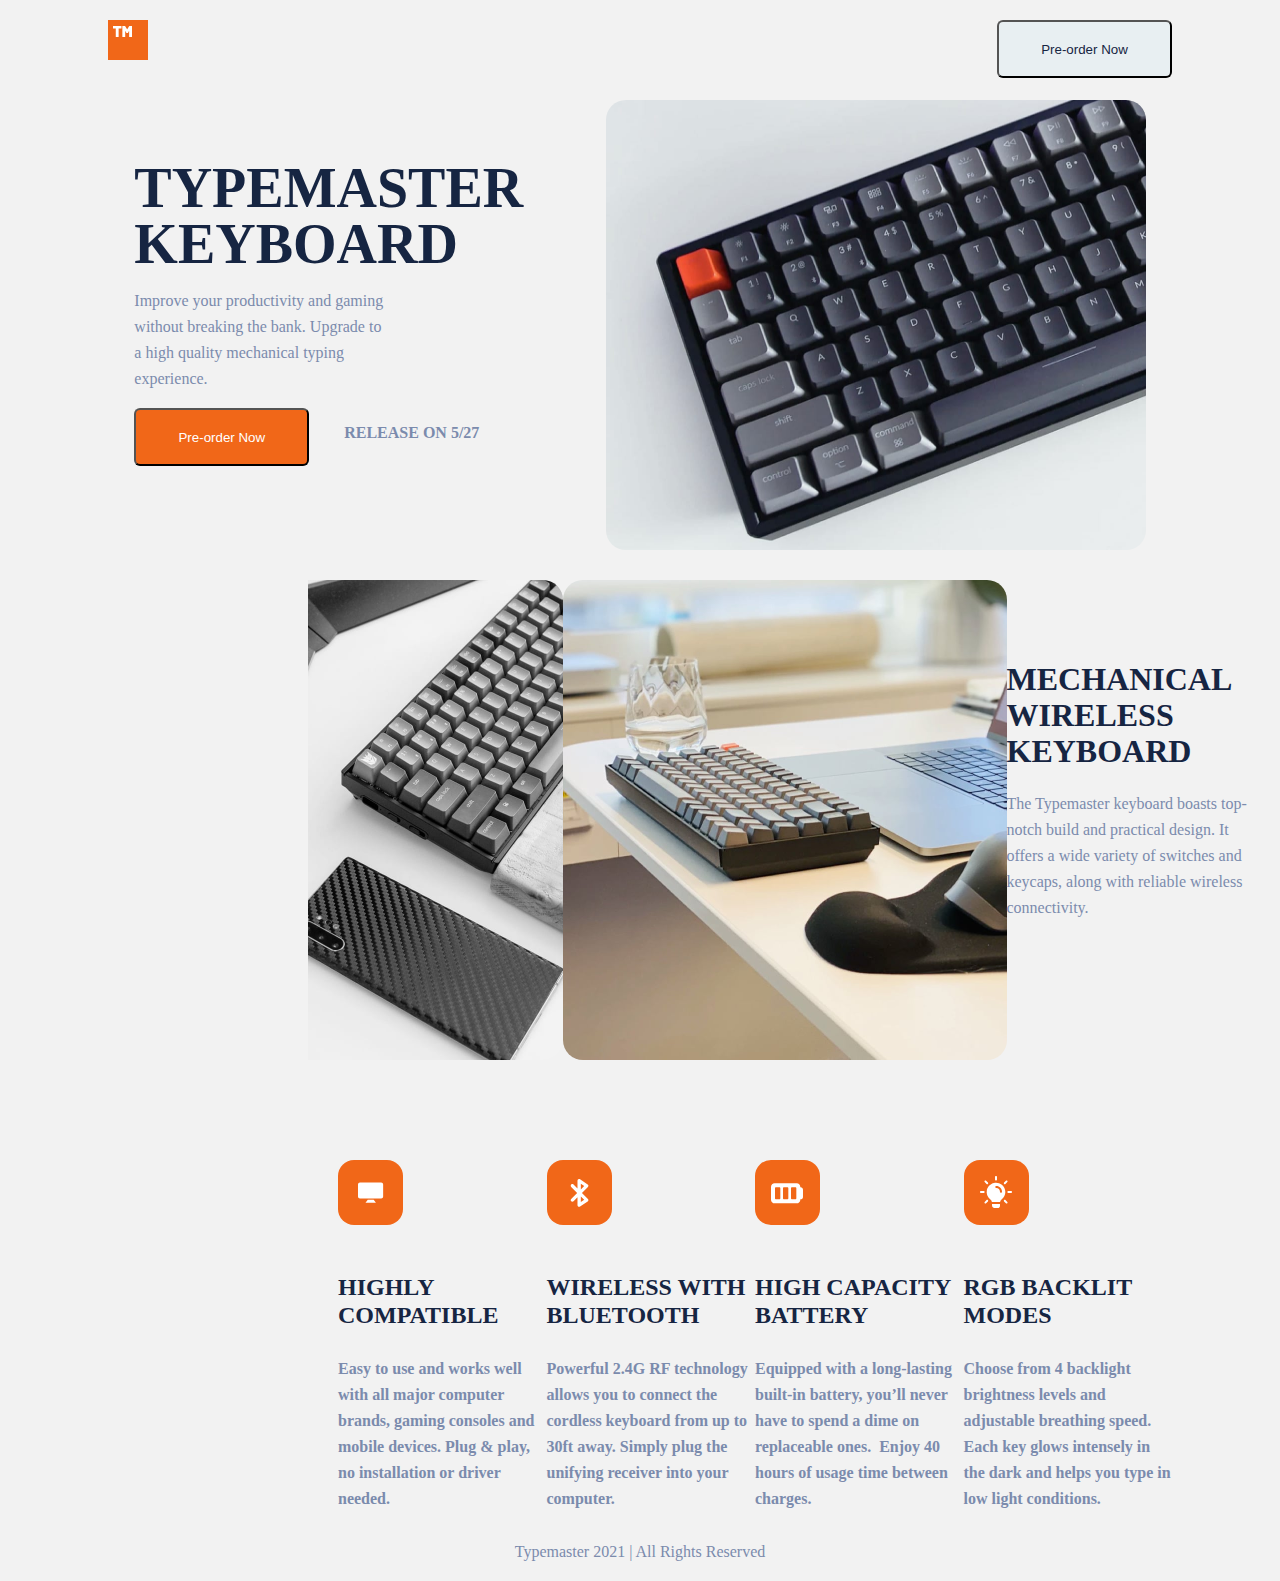
<file: starter-code/index.html>
<!DOCTYPE html>
<html lang="en">
<head>
  <meta charset="UTF-8">
  <meta name="viewport" content="width=device-width, initial-scale=1.0">

  <link rel="icon" type="image/png" sizes="32x32" href="./assets/favicon-32x32.png">
  <link rel="stylesheet" type="text/css" href="main.css">

  <title>Frontend Mentor | Typemaster pre-launch landing page</title>
</head>
<body>


<section class="container">
  <!-- nav -->
  <nav class="header">
    
    
      <svg width="40" height="40" xmlns="http://www.w3.org/2000/svg"><g fill="none" fill-rule="evenodd"><path fill="#F16718" d="M0 0h40v40H0z"/>
        <path d="M10.342 17c.182 0 .288-.11.288-.299v-8.03c0-.078.046-.125.122-.125h2.443c.182 0 .288-.11.288-.299V6.3c0-.189-.106-.299-.288-.299H5.288C5.106 6 5 6.11 5 6.299v1.948c0 .189.106.299.288.299h2.368c.076 0 .121.047.121.125v8.03c0 .189.106.299.288.299h2.277zm6.57 0c.183 0 .29-.11.29-.299v-5.547c0-.125.09-.141.151-.047l.94 1.619a.37.37 0 00.35.204h1.062a.37.37 0 00.35-.204l.94-1.619c.06-.094.152-.078.152.047v5.547c0 .189.106.299.288.299h2.277c.182 0 .288-.11.288-.299V6.3C24 6.11 23.894 6 23.712 6H21.45a.37.37 0 00-.349.204L19.265 9.3c-.045.094-.136.094-.182 0l-1.836-3.096a.37.37 0 00-.35-.204h-2.26c-.183 0-.289.11-.289.299V16.7c0 .189.106.299.289.299h2.276z" fill="#FFF" fill-rule="nonzero"/></g></svg>   
   
        <input type="button" class="pre-order" value="Pre-order Now">


  </nav>


  <section class="section-typemaster">

    <div class="group1">
      <h1 class="typemaster-text">Typemaster keyboard</h1>
      <p class="improve">Improve your productivity and gaming without breaking the bank. Upgrade to a high quality 
        mechanical typing experience.</p>
        <input type="button" class="pre-order2" value="Pre-order Now">
        <p class="release">Release on 5/27</p>

    </div>

    <div class="group2">
      <img src="assets/desktop/image-keyboard.jpg">
    </div>
  </section>  



  <section class="section-2">
      <img class="group3" src="assets/desktop/image-phone-and-keyboard.jpg">


      <img class= "group4"src="assets/desktop/image-glass-and-keyboard.jpg">


    <div class="group5">
      <h1 class="group5-text">Mechanical wireless keyboard</h1>
      <p class="improve">The Typemaster keyboard boasts top-notch build and practical design. It offers a wide variety 
      of switches and keycaps, along with reliable wireless connectivity.</p>
      
    </div>


  </section>

  

  <section class="properties">

    <div class="properties-group">
      <svg width="65" height="65" viewBox="0 0 65 65" fill="none" xmlns="http://www.w3.org/2000/svg">
        <rect width="65" height="65" rx="16" fill="#F16718"/>
        <path fill-rule="evenodd" clip-rule="evenodd" d="M21.9592 22.449H43.1837C44.2657 22.449 45.1429 23.3261 45.1429 24.4082V36.4898C45.1429 37.5718 44.2657 38.449 43.1837 38.449H21.9592C20.8772 38.449 20 37.5718 20 36.4898V24.4082C20 23.3261 20.8772 22.449 21.9592 22.449ZM27.5102 42.6939L29.7633 39.7551H35.6734L37.9265 42.6939H27.5102Z" fill="white"/>
        </svg>
     <p class="title">Highly compatible</p>
    <h5>Easy to use and works well with all major computer brands, gaming consoles and mobile devices. 
  Plug & play, no installation or driver needed.</h5>
    </div>

    <div class="properties-group">
      <svg width="65" height="65" viewBox="0 0 65 65" fill="none" xmlns="http://www.w3.org/2000/svg">
        <rect width="65" height="65" rx="16" fill="#F16718"/>
        <path fill-rule="evenodd" clip-rule="evenodd" d="M34.9473 32.9306L40.9216 26.9313C41.2698 26.5825 41.4426 26.095 41.3952 25.6044C41.3465 25.1131 41.0799 24.6694 40.672 24.3943L33.0749 19.2818C32.5679 18.9397 31.9086 18.9069 31.3699 19.1936C30.8306 19.4809 30.4831 20.0421 30.4831 20.652V28.5937L26.5333 24.6006C25.8905 23.953 24.8545 23.9487 24.2068 24.5903C23.5592 25.2331 23.5543 26.2794 24.1971 26.9271L30.1501 32.9294L24.1971 38.9311C23.5543 39.5782 23.5592 40.6245 24.2068 41.2685C24.8545 41.9107 25.8911 41.9071 26.5333 41.2582L30.4831 37.2651V45.2062C30.4831 45.8167 30.8306 46.3779 31.3699 46.6646C31.9086 46.9519 32.5679 46.9184 33.0749 46.5757L40.6714 41.4651C41.0805 41.1894 41.3465 40.7451 41.3946 40.2551C41.442 39.7638 41.2692 39.2775 40.921 38.9275L34.9473 32.9306ZM33.8358 23.757L37.1939 26.0171L33.8358 29.3886V23.757ZM33.8358 36.4732V42.1049L37.1939 39.8448L33.8358 36.4732Z" fill="white"/>
        </svg> 
        <p class="title">Wireless with bluetooth</p>    
      
     <h5> Powerful 2.4G RF technology allows you to connect the cordless keyboard from up to 30ft away. 
      Simply plug the unifying receiver into your computer.</h5>
    </div>

    <div class="properties-group">
      <svg width="65" height="65" viewBox="0 0 65 65" fill="none" xmlns="http://www.w3.org/2000/svg">
        <rect width="65" height="65" rx="16" fill="#F16718"/>
        <path fill-rule="evenodd" clip-rule="evenodd" d="M45.3333 27.3333H45.6547C46.9413 27.3333 47.988 28.38 47.988 29.6667V37C47.988 38.2867 46.9413 39.3333 45.6547 39.3333H45.3333V39.6667C45.3333 41.6893 43.688 43.3333 41.6667 43.3333H19.6667C17.6453 43.3333 16 41.6893 16 39.6667V27C16 24.9773 17.6453 23.3333 19.6667 23.3333H41.6667C43.688 23.3333 45.3333 24.9773 45.3333 27V27.3333ZM24.3333 39.3333C24.8853 39.3333 25.3333 38.8853 25.3333 38.3333V28.3333C25.3333 27.7813 24.8853 27.3333 24.3333 27.3333H21C20.448 27.3333 20 27.7813 20 28.3333V38.3333C20 38.8853 20.448 39.3333 21 39.3333H24.3333ZM33.3333 38.3333C33.3333 38.8853 32.8853 39.3333 32.3333 39.3333H29C28.448 39.3333 28 38.8853 28 38.3333V28.3333C28 27.7813 28.448 27.3333 29 27.3333H32.3333C32.8853 27.3333 33.3333 27.7813 33.3333 28.3333V38.3333ZM40.3333 39.3333C40.8853 39.3333 41.3333 38.8853 41.3333 38.3333V28.3333C41.3333 27.7813 40.8853 27.3333 40.3333 27.3333H37C36.448 27.3333 36 27.7813 36 28.3333V38.3333C36 38.8853 36.448 39.3333 37 39.3333H40.3333Z" fill="white"/>
        </svg>   
        <p class="title">High capacity battery</p>
      <h5>Equipped with a long-lasting built-in battery, you’ll never have to spend a dime on replaceable ones. 
      Enjoy 40 hours of usage time between charges.</h5>
    </div>

    <div class="properties-group">
      <svg width="65" height="65" viewBox="0 0 65 65" fill="none" xmlns="http://www.w3.org/2000/svg">
        <rect width="65" height="65" rx="16" fill="#F16718"/>
        <path fill-rule="evenodd" clip-rule="evenodd" d="M32 20.6093C31.448 20.6093 31 20.1613 31 19.6093V17C31 16.448 31.448 16 32 16C32.552 16 33 16.448 33 17V19.6093C33 20.1613 32.552 20.6093 32 20.6093ZM40.7613 24.2387C40.5053 24.2387 40.2493 24.1413 40.0547 23.9453C39.664 23.5547 39.664 22.9213 40.0547 22.5307L41.9 20.6853C42.2907 20.2947 42.924 20.2947 43.3147 20.6853C43.7053 21.076 43.7053 21.7093 43.3147 22.1L41.4693 23.9453C41.2733 24.14 41.0173 24.2387 40.7613 24.2387ZM44.3907 33H47C47.552 33 48 32.552 48 32C48 31.448 47.552 31 47 31H44.3907C43.8387 31 43.3907 31.448 43.3907 32C43.3907 32.552 43.8387 33 44.3907 33ZM42.6067 43.6067C42.3507 43.6067 42.0947 43.5093 41.9 43.3133L40.0547 41.468C39.664 41.0773 39.664 40.444 40.0547 40.0533C40.4453 39.6627 41.0787 39.6627 41.4693 40.0533L43.3147 41.8987C43.7053 42.2893 43.7053 42.9227 43.3147 43.3133C43.1187 43.5093 42.8627 43.6067 42.6067 43.6067ZM20.6867 43.3133C20.8813 43.5093 21.1373 43.6067 21.3933 43.6067C21.6493 43.6067 21.9053 43.5093 22.1013 43.3133L23.9467 41.468C24.3373 41.0773 24.3373 40.444 23.9467 40.0533C23.556 39.6627 22.9227 39.6627 22.532 40.0533L20.6867 41.8987C20.296 42.2893 20.296 42.9227 20.6867 43.3133ZM19.6093 33H17C16.448 33 16 32.552 16 32C16 31.448 16.448 31 17 31H19.6093C20.1613 31 20.6093 31.448 20.6093 32C20.6093 32.552 20.1613 33 19.6093 33ZM22.532 23.9453C22.7267 24.1413 22.9827 24.2387 23.2387 24.2387C23.4947 24.2387 23.7493 24.14 23.9467 23.9453C24.3373 23.5547 24.3373 22.9213 23.9467 22.5307L22.1013 20.6853C21.7107 20.2947 21.0773 20.2947 20.6867 20.6853C20.296 21.076 20.296 21.7093 20.6867 22.1L22.532 23.9453ZM36 44V45.6667C36 46.9467 34.9467 48 33.6667 48H30.3333C29.2133 48 28 47.1467 28 45.28V44H36ZM37.88 24.7467C35.6933 22.9733 32.8133 22.28 30 22.88C26.4667 23.6133 23.6 26.4933 22.8667 30.0267C22.12 33.6533 23.48 37.2533 26.3867 39.4533C27.1733 40.04 27.72 40.9467 27.9067 42V42.0133C27.9333 42 27.9733 42 28 42H36C36.0267 42 36.04 42 36.0667 42.0133V42C36.2533 40.9867 36.8533 40.0533 37.7733 39.3333C40.0267 37.5467 41.3333 34.88 41.3333 32C41.3333 29.1733 40.08 26.5333 37.88 24.7467ZM37 32.6667C36.4533 32.6667 36 32.2133 36 31.6667C36 29.64 34.36 28 32.3333 28C31.7867 28 31.3333 27.5467 31.3333 27C31.3333 26.4533 31.7867 26 32.3333 26C35.4533 26 38 28.5467 38 31.6667C38 32.2133 37.5467 32.6667 37 32.6667Z" fill="white"/>
        </svg>     
        <p class="title"> RGB backlit modes</p>
    <h5>Choose from 4 backlight brightness levels and adjustable breathing speed. Each key glows intensely in the dark and helps
    you type in low light conditions.</h5>
    </div>

  </section>
 

  

 

 

  
      <footer>Typemaster 2021 | All Rights Reserved</footer>

</section>


</body>
</html>
</file>
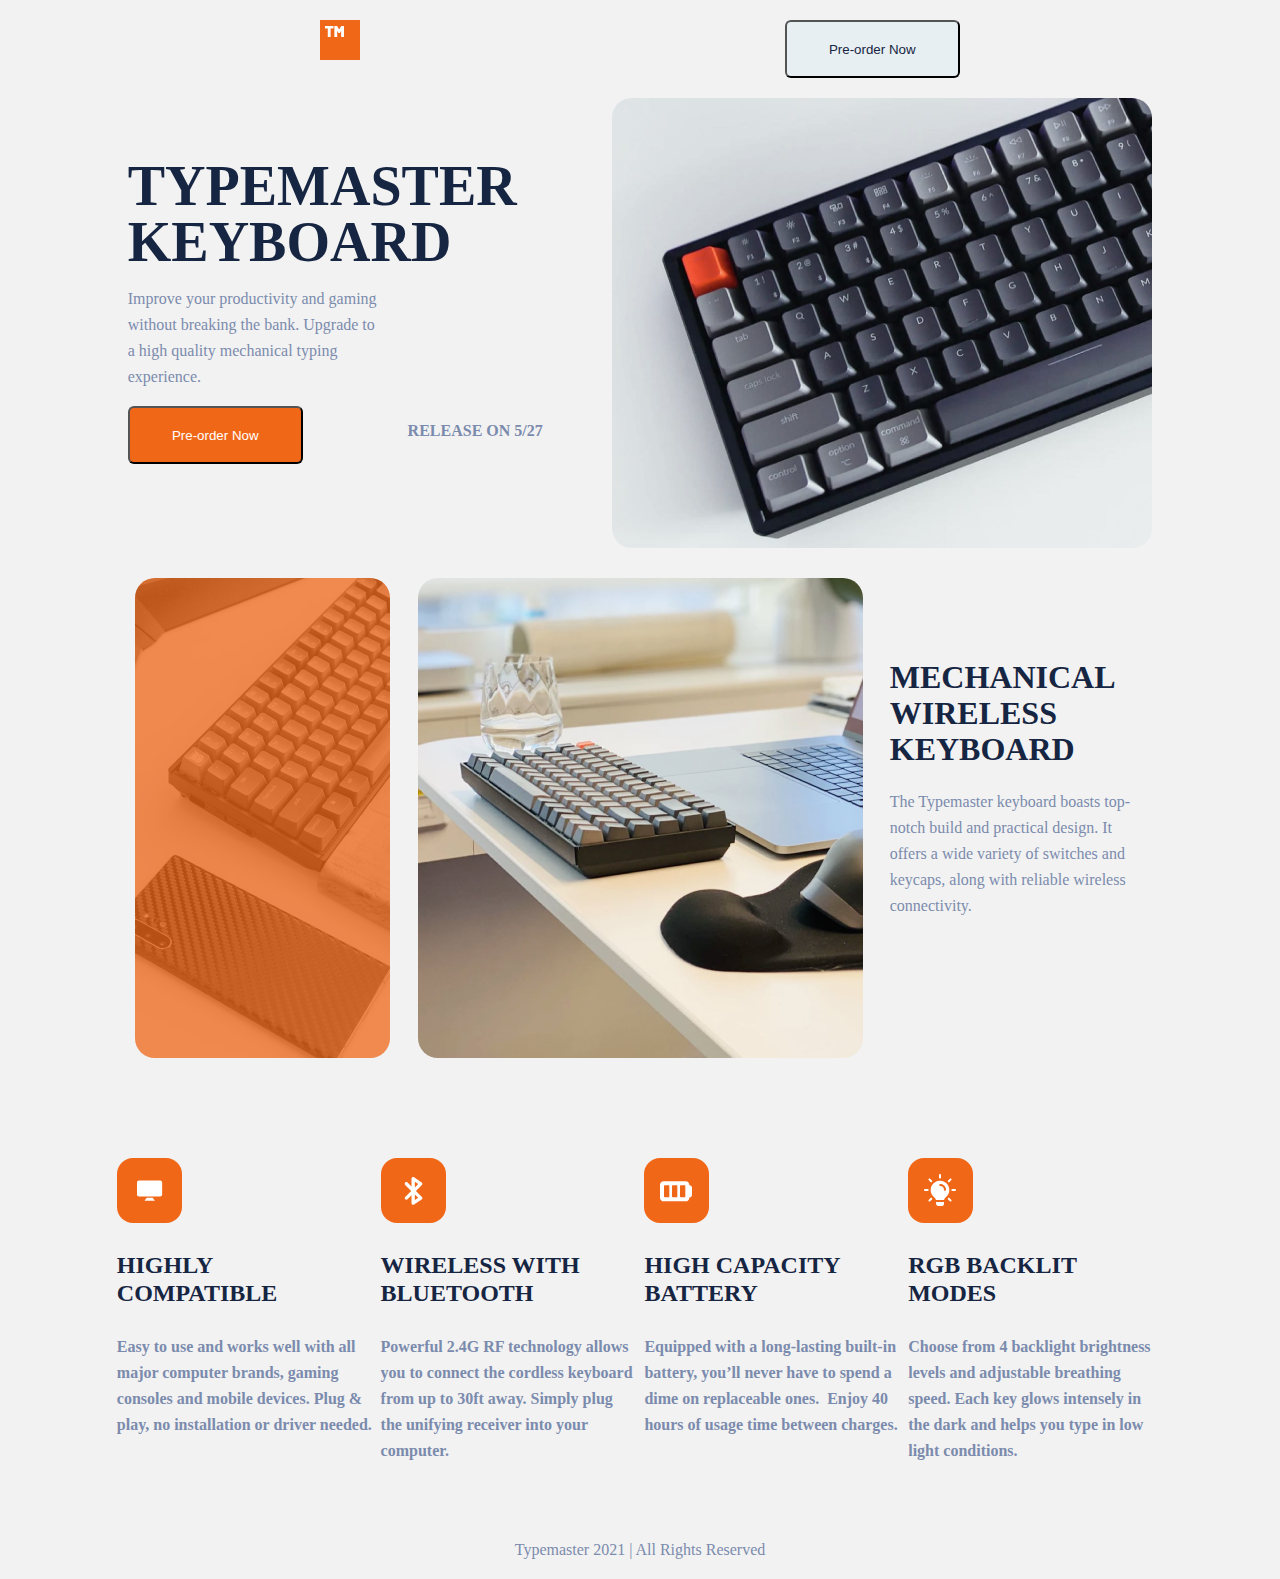
<file: typemaster landing page/index.html>
<!DOCTYPE html>
<html lang="en">
<head>
  <meta charset="UTF-8">
  <meta name="viewport" content="width=device-width, initial-scale=1.0">

  <link rel="icon" type="image/png" sizes="32x32" href="./assets/favicon-32x32.png">
  <link rel="stylesheet" type="text/css" href="main.css">

  <title>Frontend Mentor | Typemaster pre-launch landing page</title>
</head>


<body>


<section class="container">


  <div class="header">

      <svg width="40" height="40" xmlns="http://www.w3.org/2000/svg"><g fill="none" fill-rule="evenodd"><path fill="#F16718" d="M0 0h40v40H0z"/>
        <path d="M10.342 17c.182 0 .288-.11.288-.299v-8.03c0-.078.046-.125.122-.125h2.443c.182 0 .288-.11.288-.299V6.3c0-.189-.106-.299-.288-.299H5.288C5.106 6 5 6.11 5 6.299v1.948c0 .189.106.299.288.299h2.368c.076 0 .121.047.121.125v8.03c0 .189.106.299.288.299h2.277zm6.57 0c.183 0 .29-.11.29-.299v-5.547c0-.125.09-.141.151-.047l.94 1.619a.37.37 0 00.35.204h1.062a.37.37 0 00.35-.204l.94-1.619c.06-.094.152-.078.152.047v5.547c0 .189.106.299.288.299h2.277c.182 0 .288-.11.288-.299V6.3C24 6.11 23.894 6 23.712 6H21.45a.37.37 0 00-.349.204L19.265 9.3c-.045.094-.136.094-.182 0l-1.836-3.096a.37.37 0 00-.35-.204h-2.26c-.183 0-.289.11-.289.299V16.7c0 .189.106.299.289.299h2.276z" fill="#FFF" fill-rule="nonzero"/></g></svg>   

        <input type="button" class="pre-order" value="Pre-order Now">

  </div>


  <section class="section_1">

    <div class="group1">
      <h1 class="typemaster-text">Typemaster keyboard</h1>
      <p class="improve">Improve your productivity and gaming without breaking the bank. Upgrade to a high quality 
        mechanical typing experience.</p>
        <p class="release">Release on 5/27</p>
        <input type="button" class="pre-order2" value="Pre-order Now">


    </div>

    <div class="group2">
      <img src="assets/desktop/image-keyboard.jpg">
    </div>
  </section>  



  <section class="section-2">

     <div class="overlay"> <img class="group3" src="assets/desktop/image-phone-and-keyboard.jpg"></div>
      <img class= "group4"src="assets/desktop/image-glass-and-keyboard.jpg">

      <div class="group5">
        <h1 class="group5-text">Mechanical wireless keyboard</h1>
        <p class="improve">The Typemaster keyboard boasts top-notch build and practical design. It offers a wide variety 
        of switches and keycaps, along with reliable wireless connectivity.</p>
      </div>
      
  </section>


  <section class="properties">

    <div class="properties-group">
      <svg width="65" height="65" viewBox="0 0 65 65" fill="none" xmlns="http://www.w3.org/2000/svg">
        <rect width="65" height="65" rx="16" fill="#F16718"/>
        <path fill-rule="evenodd" clip-rule="evenodd" d="M21.9592 22.449H43.1837C44.2657 22.449 45.1429 23.3261 45.1429 24.4082V36.4898C45.1429 37.5718 44.2657 38.449 43.1837 38.449H21.9592C20.8772 38.449 20 37.5718 20 36.4898V24.4082C20 23.3261 20.8772 22.449 21.9592 22.449ZM27.5102 42.6939L29.7633 39.7551H35.6734L37.9265 42.6939H27.5102Z" fill="white"/>
        </svg>
     <p class="title">Highly compatible</p>
    <h5>Easy to use and works well with all major computer brands, gaming consoles and mobile devices. 
  Plug & play, no installation or driver needed.</h5>
    </div>

    <div class="properties-group">
      <svg width="65" height="65" viewBox="0 0 65 65" fill="none" xmlns="http://www.w3.org/2000/svg">
        <rect width="65" height="65" rx="16" fill="#F16718"/>
        <path fill-rule="evenodd" clip-rule="evenodd" d="M34.9473 32.9306L40.9216 26.9313C41.2698 26.5825 41.4426 26.095 41.3952 25.6044C41.3465 25.1131 41.0799 24.6694 40.672 24.3943L33.0749 19.2818C32.5679 18.9397 31.9086 18.9069 31.3699 19.1936C30.8306 19.4809 30.4831 20.0421 30.4831 20.652V28.5937L26.5333 24.6006C25.8905 23.953 24.8545 23.9487 24.2068 24.5903C23.5592 25.2331 23.5543 26.2794 24.1971 26.9271L30.1501 32.9294L24.1971 38.9311C23.5543 39.5782 23.5592 40.6245 24.2068 41.2685C24.8545 41.9107 25.8911 41.9071 26.5333 41.2582L30.4831 37.2651V45.2062C30.4831 45.8167 30.8306 46.3779 31.3699 46.6646C31.9086 46.9519 32.5679 46.9184 33.0749 46.5757L40.6714 41.4651C41.0805 41.1894 41.3465 40.7451 41.3946 40.2551C41.442 39.7638 41.2692 39.2775 40.921 38.9275L34.9473 32.9306ZM33.8358 23.757L37.1939 26.0171L33.8358 29.3886V23.757ZM33.8358 36.4732V42.1049L37.1939 39.8448L33.8358 36.4732Z" fill="white"/>
        </svg> 
        <p class="title">Wireless with bluetooth</p>    
      
     <h5> Powerful 2.4G RF technology allows you to connect the cordless keyboard from up to 30ft away. 
      Simply plug the unifying receiver into your computer.</h5>
    </div>

    <div class="properties-group">
      <svg width="65" height="65" viewBox="0 0 65 65" fill="none" xmlns="http://www.w3.org/2000/svg">
        <rect width="65" height="65" rx="16" fill="#F16718"/>
        <path fill-rule="evenodd" clip-rule="evenodd" d="M45.3333 27.3333H45.6547C46.9413 27.3333 47.988 28.38 47.988 29.6667V37C47.988 38.2867 46.9413 39.3333 45.6547 39.3333H45.3333V39.6667C45.3333 41.6893 43.688 43.3333 41.6667 43.3333H19.6667C17.6453 43.3333 16 41.6893 16 39.6667V27C16 24.9773 17.6453 23.3333 19.6667 23.3333H41.6667C43.688 23.3333 45.3333 24.9773 45.3333 27V27.3333ZM24.3333 39.3333C24.8853 39.3333 25.3333 38.8853 25.3333 38.3333V28.3333C25.3333 27.7813 24.8853 27.3333 24.3333 27.3333H21C20.448 27.3333 20 27.7813 20 28.3333V38.3333C20 38.8853 20.448 39.3333 21 39.3333H24.3333ZM33.3333 38.3333C33.3333 38.8853 32.8853 39.3333 32.3333 39.3333H29C28.448 39.3333 28 38.8853 28 38.3333V28.3333C28 27.7813 28.448 27.3333 29 27.3333H32.3333C32.8853 27.3333 33.3333 27.7813 33.3333 28.3333V38.3333ZM40.3333 39.3333C40.8853 39.3333 41.3333 38.8853 41.3333 38.3333V28.3333C41.3333 27.7813 40.8853 27.3333 40.3333 27.3333H37C36.448 27.3333 36 27.7813 36 28.3333V38.3333C36 38.8853 36.448 39.3333 37 39.3333H40.3333Z" fill="white"/>
        </svg>   
        <p class="title">High capacity battery</p>
      <h5>Equipped with a long-lasting built-in battery, you’ll never have to spend a dime on replaceable ones. 
      Enjoy 40 hours of usage time between charges.</h5>
    </div>

    <div class="properties-group">
      <svg width="65" height="65" viewBox="0 0 65 65" fill="none" xmlns="http://www.w3.org/2000/svg">
        <rect width="65" height="65" rx="16" fill="#F16718"/>
        <path fill-rule="evenodd" clip-rule="evenodd" d="M32 20.6093C31.448 20.6093 31 20.1613 31 19.6093V17C31 16.448 31.448 16 32 16C32.552 16 33 16.448 33 17V19.6093C33 20.1613 32.552 20.6093 32 20.6093ZM40.7613 24.2387C40.5053 24.2387 40.2493 24.1413 40.0547 23.9453C39.664 23.5547 39.664 22.9213 40.0547 22.5307L41.9 20.6853C42.2907 20.2947 42.924 20.2947 43.3147 20.6853C43.7053 21.076 43.7053 21.7093 43.3147 22.1L41.4693 23.9453C41.2733 24.14 41.0173 24.2387 40.7613 24.2387ZM44.3907 33H47C47.552 33 48 32.552 48 32C48 31.448 47.552 31 47 31H44.3907C43.8387 31 43.3907 31.448 43.3907 32C43.3907 32.552 43.8387 33 44.3907 33ZM42.6067 43.6067C42.3507 43.6067 42.0947 43.5093 41.9 43.3133L40.0547 41.468C39.664 41.0773 39.664 40.444 40.0547 40.0533C40.4453 39.6627 41.0787 39.6627 41.4693 40.0533L43.3147 41.8987C43.7053 42.2893 43.7053 42.9227 43.3147 43.3133C43.1187 43.5093 42.8627 43.6067 42.6067 43.6067ZM20.6867 43.3133C20.8813 43.5093 21.1373 43.6067 21.3933 43.6067C21.6493 43.6067 21.9053 43.5093 22.1013 43.3133L23.9467 41.468C24.3373 41.0773 24.3373 40.444 23.9467 40.0533C23.556 39.6627 22.9227 39.6627 22.532 40.0533L20.6867 41.8987C20.296 42.2893 20.296 42.9227 20.6867 43.3133ZM19.6093 33H17C16.448 33 16 32.552 16 32C16 31.448 16.448 31 17 31H19.6093C20.1613 31 20.6093 31.448 20.6093 32C20.6093 32.552 20.1613 33 19.6093 33ZM22.532 23.9453C22.7267 24.1413 22.9827 24.2387 23.2387 24.2387C23.4947 24.2387 23.7493 24.14 23.9467 23.9453C24.3373 23.5547 24.3373 22.9213 23.9467 22.5307L22.1013 20.6853C21.7107 20.2947 21.0773 20.2947 20.6867 20.6853C20.296 21.076 20.296 21.7093 20.6867 22.1L22.532 23.9453ZM36 44V45.6667C36 46.9467 34.9467 48 33.6667 48H30.3333C29.2133 48 28 47.1467 28 45.28V44H36ZM37.88 24.7467C35.6933 22.9733 32.8133 22.28 30 22.88C26.4667 23.6133 23.6 26.4933 22.8667 30.0267C22.12 33.6533 23.48 37.2533 26.3867 39.4533C27.1733 40.04 27.72 40.9467 27.9067 42V42.0133C27.9333 42 27.9733 42 28 42H36C36.0267 42 36.04 42 36.0667 42.0133V42C36.2533 40.9867 36.8533 40.0533 37.7733 39.3333C40.0267 37.5467 41.3333 34.88 41.3333 32C41.3333 29.1733 40.08 26.5333 37.88 24.7467ZM37 32.6667C36.4533 32.6667 36 32.2133 36 31.6667C36 29.64 34.36 28 32.3333 28C31.7867 28 31.3333 27.5467 31.3333 27C31.3333 26.4533 31.7867 26 32.3333 26C35.4533 26 38 28.5467 38 31.6667C38 32.2133 37.5467 32.6667 37 32.6667Z" fill="white"/>
        </svg>     
        <p class="title"> RGB backlit modes</p>
    <h5>Choose from 4 backlight brightness levels and adjustable breathing speed. Each key glows intensely in the dark and helps
    you type in low light conditions.</h5>
    </div>

  </section>
 

  <footer>Typemaster 2021 | All Rights Reserved</footer>


</section>


</body>
</html>
</file>
<file: starter-code/main.css>
body{
 background-color: #F2F2F2;

}

.container{
    margin:20px 100px 20px;

}
.header{
display: flex;
justify-content: space-between;
}


.pre-order{
width: 175px;
height: 58px;
background-color: #E8EFF2;
color: #162542;
cursor: pointer;
border-radius: 6px;

}

.pre-order:hover{
    background-color: #162542;
    color: #FFFFFF;
}


.section-typemaster{
    display: flex;
    justify-content: space-evenly;
    margin-top: 20px;
}

.typemaster-text{
    font-size: 56px;
    line-height: 56px;
    color:#162542;
    margin:0 ;
    text-transform: uppercase;
    text-emphasis: bold;
}

.improve{
  color:#7B8BAD;
  font-size: 18px;
  line-height: 26px;
  width: 400px;
}

.group1{
  height: 312px;
  width: 445px;  
  margin-top: 60px;

}


.group2,img{
  height: 450px;
  width: 540px;  
  float: right;
  border-radius: 20px;
 
}

.pre-order2{
width: 175px;
height: 58px;
background-color: #F16718;
color: #FFFFFF;
cursor: pointer;
border-radius: 6px  ;
}


.pre-order2:hover{
 background-color:  #FF9B62;
 color:#FFFFFF;
}

.release{
  float: right;
  margin-right: 100px;
  font-size: 16px;
  font-weight: bold;
  text-transform: uppercase;
  color: #7B8BAD;
}



.section-2{
  display: flex;
  margin-top: 30px;
  justify-content: space-around ;
  padding-right: 300px;
  gap: 1fr;
}

.group3{
  width: 255px;
  height: 480px;
  padding-left: 200px;
}

.group4{
  width: 445px;
  height: 480px;
}

.group5{
  width: 255px;
  margin: 0; 
  padding-right: 40px;
  margin-top: 60px;
}


.group5-text{
  font-size: 32px;
  font-weight:200 bolder;
  text-align: initial;
  color: #162542;
  width: 255px;
  text-transform: uppercase;
  line-height: 36px;
  justify-content: space-between;


}

.improve{
  color:#7B8BAD;
  font-size: 16px;
    font-weight:200 bolder;
    width: 256px;
}


.properties{
display: flex;
margin-top: 100px;
padding-left: 230px;
justify-content: space-between;

}

.properties-group{
  width: 255px;
  height: 323px;
}

svg{
  padding-bottom: 20px;
}

.title{
  color: #162542;
  font-size: 24px;
  text-transform:uppercase ;
  font-weight: bold;
  line-height: 28px
  
}

h5{
  color:#7B8BAD;
  font-size: 16px;
  line-height: 26px;
  text-align:start;
}

footer{
  text-align: center;
  color:#7B8BAD ;
  margin-top: 60px;
}
</file>
<file: typemaster landing page/main.css>
body{
 background-color: #F2F2F2;

}

.container{
    margin:20px 100px 20px;
   
}

.header{
  display: flex;
  justify-content: space-around;

}


.pre-order{
width: 175px;
height: 58px;
background-color: #E8EFF2;
color: #162542;
cursor: pointer;
border-radius: 6px;

}

.pre-order:hover{
    background-color: #162542;
    color: #FFFFFF;
}


.section_1{
    display: flex;
    flex-wrap: wrap;
  justify-content: center;
    justify-content: space-around;
    margin-top: 20px;
}

.typemaster-text{
    font-size: 56px;
    line-height: 56px;
    color:#162542;
    margin:0 ;
    text-transform: uppercase;
    text-emphasis: bold;
}

.improve{
  color:#7B8BAD;
  font-size: 18px;
  line-height: 26px;
  width: 400px;
}

.group1{
  width: 445px;
  height: 312px;  
  margin-top: 60px;
}

  .release{
    font-size: 16px;
    font-weight: bold;
    text-transform: uppercase;
    color: #7B8BAD;
    float: right;
    padding-right: 30px;
  }


 img{
  height: 450px;
  width: 540px;  
  float: right;
  border-radius: 20px;
 
}

.pre-order2{
  width: 175px;
  height: 58px;
  background-color: #F16718;
  color: #FFFFFF;
  cursor: pointer;
  border-radius: 6px ;
  }


.pre-order2:hover{
 background-color:  #FF9B62;
 color:#FFFFFF;
}


.section-2{
  display: flex;
 flex-wrap: wrap;
  margin-top: 30px;
  justify-content: center;
  justify-content: space-evenly;
}


.group3{
  width: 255px;
  height: 480px;
  opacity: 0.25;
}


.overlay{
  display: flex;
  background-color: #F16718;
  border-radius: 20px;
}


.group4{
  width: 445px;
  height: 480px;
}

.group5{
  width: 255px;
  margin: 0; 
  margin-top: 60px;
}


.group5-text{
  font-size: 32px;
  font-weight:200 bolder;
  text-align: initial;
  color: #162542;
  width: 255px;
  text-transform: uppercase;
  line-height: 36px;
  justify-content: space-between;


}

.improve{
  color:#7B8BAD;
  font-size: 16px;
    font-weight:200 bolder;
    width: 256px;
}


.properties{
display: flex;
flex-wrap: wrap;
margin-top: 100px;
justify-content: space-evenly;
align-content: center;


}

.properties-group{
  width: 255px;
  height: 323px;
  justify-content: center;
  
}


.title{
  color: #162542;
  font-size: 24px;
  text-transform:uppercase ;
  font-weight: bold;
  line-height: 28px;
  
}

h5{
  color:#7B8BAD;
  font-size: 16px;
  line-height: 26px;
  text-align:start;
}


footer{
  display: flex;
  justify-content: center;
  flex-wrap: wrap;
  color:#7B8BAD ;
  margin-top: 60px;
}



/* Responsive  */

@media only screen and (max-width: 700px) {
  .properties ,  .section-typemaster {
    flex-direction: column;

  }

 
  .pre-order{
    justify-items: right
  }

  
  .group2{
    display: flex;
    width: 372px;
    
  }
   
  .section-2{
    display: flex;
    align-items: flex-start;
  }


  .group3 {
    width: 129px;
    height: 193px;
  } 
  
  .group4{
    width: 220px;
    height: 193px;
  }

  
  .group5{
   flex-wrap: wrap;
    margin: auto;

  }
 
}
</file>
